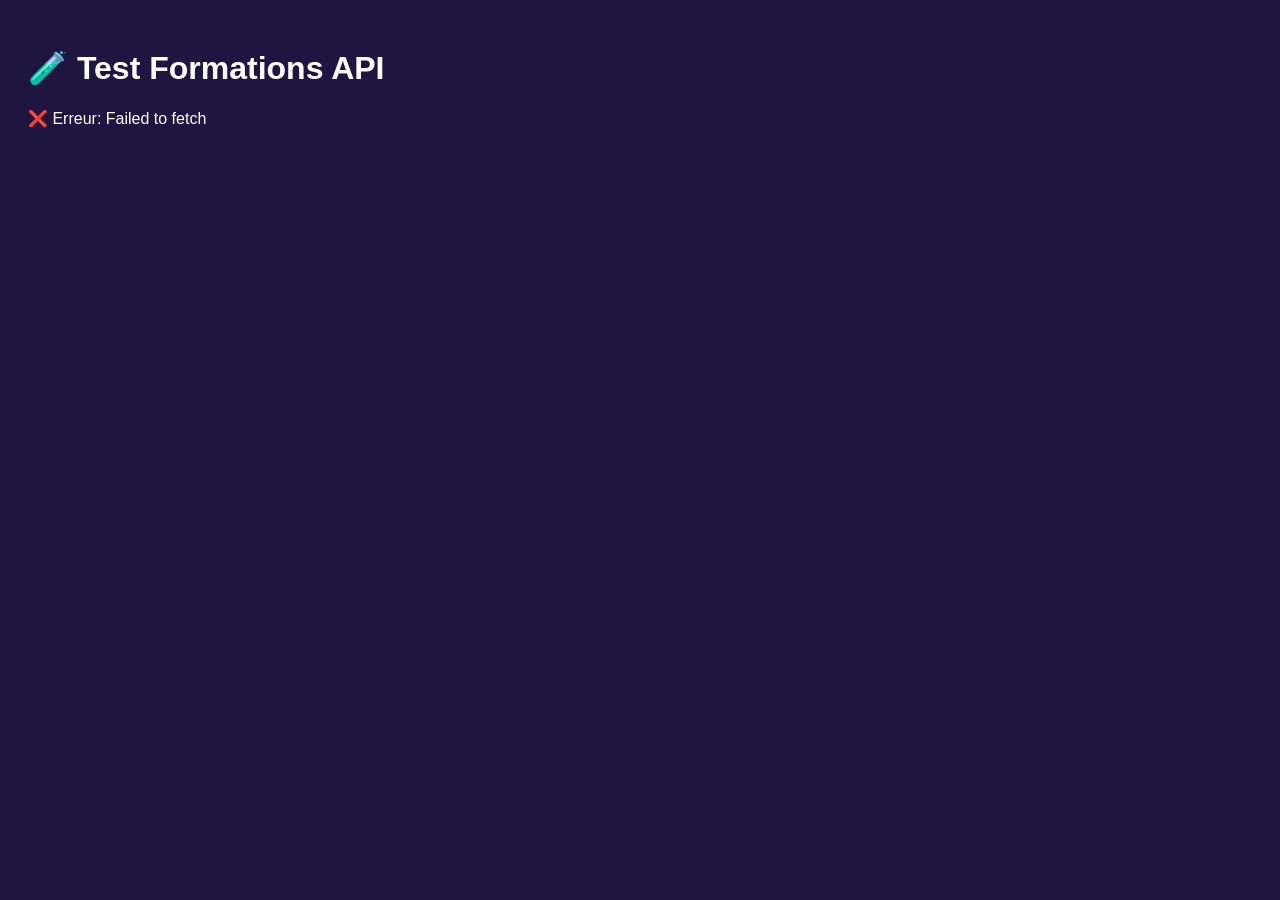
<file: test_formations_frontend.html>
<!DOCTYPE html>
<html>
<head>
    <title>Test Formations API</title>
    <style>
        body { font-family: Arial; padding: 20px; background: #1E1540; color: white; }
        .formation { background: #2B1F5C; padding: 15px; margin: 10px 0; border-radius: 10px; }
        .price { color: #ff66cc; font-weight: bold; }
    </style>
</head>
<body>
    <h1>🧪 Test Formations API</h1>
    <div id="status">Chargement...</div>
    <div id="formations"></div>
    
    <script>
        const BACKEND_URL = 'https://metaconnect-1.preview.emergentagent.com';
        
        fetch(`${BACKEND_URL}/api/formations`)
            .then(response => response.json())
            .then(data => {
                document.getElementById('status').innerHTML = `✅ API fonctionne! ${data.length} formations trouvées`;
                
                const html = data.map(f => `
                    <div class="formation">
                        <h2>${f.title}</h2>
                        <p class="price">Prix: ${f.price} CAD</p>
                        <p>${f.description}</p>
                        <img src="${f.image}" style="max-width: 200px;" />
                    </div>
                `).join('');
                
                document.getElementById('formations').innerHTML = html;
                
                console.log('Formations:', data);
            })
            .catch(error => {
                document.getElementById('status').innerHTML = `❌ Erreur: ${error.message}`;
                console.error('Error:', error);
            });
    </script>
</body>
</html>
</file>
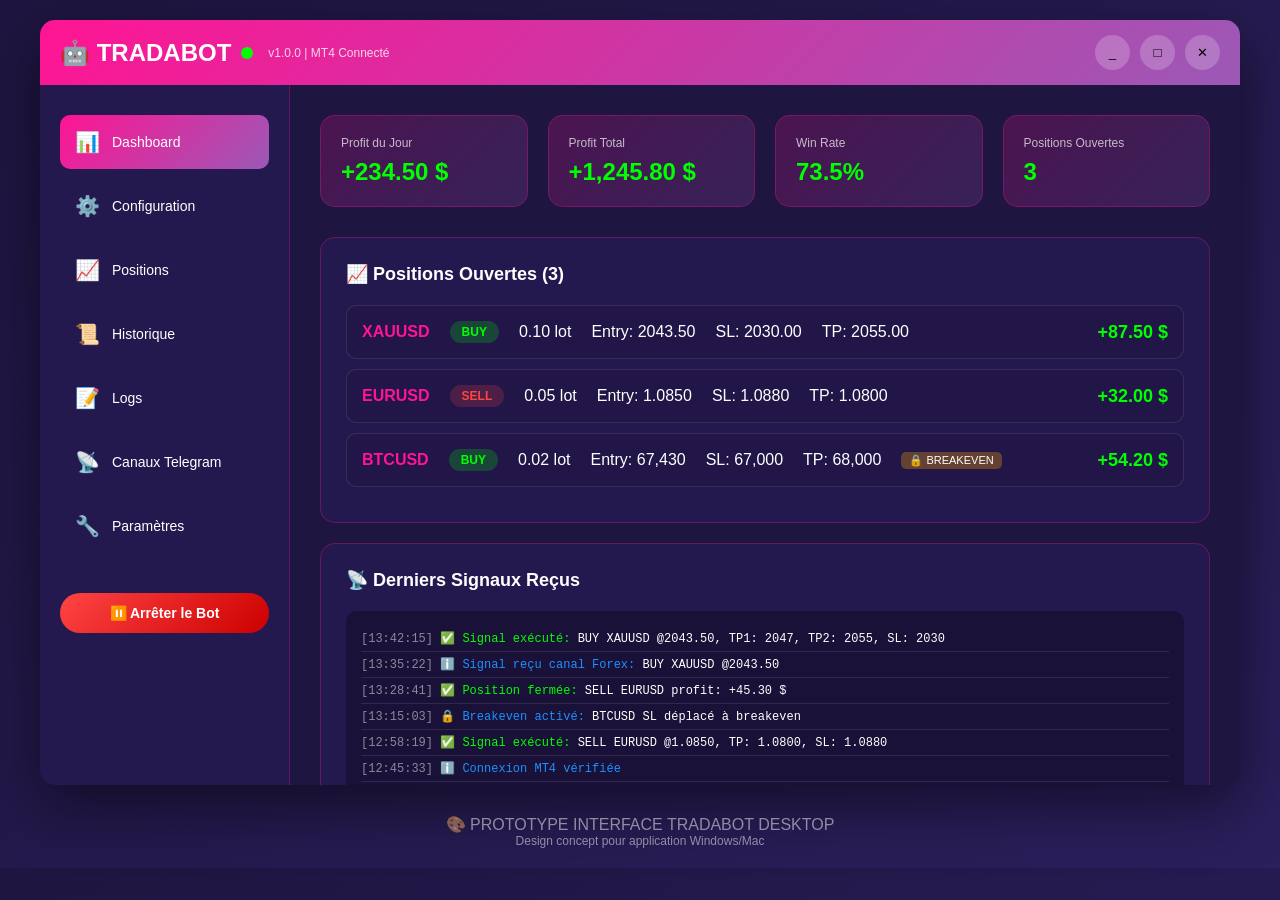
<file: TRADABOT_DESKTOP_PROTOTYPE.html>
<!DOCTYPE html>
<html lang="fr">
<head>
    <meta charset="UTF-8">
    <meta name="viewport" content="width=device-width, initial-scale=1.0">
    <title>TRADABOT Desktop - Prototype Interface</title>
    <style>
        * {
            margin: 0;
            padding: 0;
            box-sizing: border-box;
        }

        body {
            font-family: 'Segoe UI', Tahoma, Geneva, Verdana, sans-serif;
            background: linear-gradient(135deg, #1E1540 0%, #2B1F5C 100%);
            color: white;
            padding: 20px;
        }

        .window {
            max-width: 1200px;
            margin: 0 auto;
            background: #1E1540;
            border-radius: 15px;
            box-shadow: 0 20px 60px rgba(0, 0, 0, 0.5);
            overflow: hidden;
        }

        /* Title Bar */
        .titlebar {
            background: linear-gradient(135deg, #FF1493 0%, #9B59B6 100%);
            padding: 15px 20px;
            display: flex;
            align-items: center;
            justify-content: space-between;
        }

        .titlebar-left {
            display: flex;
            align-items: center;
            gap: 15px;
        }

        .logo {
            font-size: 24px;
            font-weight: bold;
            display: flex;
            align-items: center;
            gap: 10px;
        }

        .status-dot {
            width: 12px;
            height: 12px;
            border-radius: 50%;
            background: #00FF00;
            animation: pulse 2s infinite;
        }

        @keyframes pulse {
            0%, 100% { opacity: 1; }
            50% { opacity: 0.5; }
        }

        .window-controls {
            display: flex;
            gap: 10px;
        }

        .control-btn {
            width: 35px;
            height: 35px;
            border: none;
            border-radius: 50%;
            background: rgba(255, 255, 255, 0.2);
            cursor: pointer;
            transition: all 0.3s;
        }

        .control-btn:hover {
            background: rgba(255, 255, 255, 0.3);
        }

        /* Sidebar */
        .main-content {
            display: flex;
            height: 700px;
        }

        .sidebar {
            width: 250px;
            background: rgba(43, 31, 92, 0.5);
            padding: 20px;
            border-right: 1px solid rgba(255, 20, 147, 0.3);
        }

        .nav-item {
            padding: 15px;
            margin: 10px 0;
            border-radius: 10px;
            cursor: pointer;
            transition: all 0.3s;
            display: flex;
            align-items: center;
            gap: 12px;
            font-size: 14px;
        }

        .nav-item:hover {
            background: rgba(255, 20, 147, 0.2);
        }

        .nav-item.active {
            background: linear-gradient(135deg, #FF1493 0%, #9B59B6 100%);
        }

        .nav-icon {
            font-size: 20px;
        }

        /* Content Area */
        .content {
            flex: 1;
            padding: 30px;
            overflow-y: auto;
        }

        /* Stats Cards */
        .stats-grid {
            display: grid;
            grid-template-columns: repeat(4, 1fr);
            gap: 20px;
            margin-bottom: 30px;
        }

        .stat-card {
            background: linear-gradient(135deg, rgba(255, 20, 147, 0.2) 0%, rgba(155, 89, 182, 0.2) 100%);
            padding: 20px;
            border-radius: 15px;
            border: 1px solid rgba(255, 20, 147, 0.3);
        }

        .stat-label {
            font-size: 12px;
            color: rgba(255, 255, 255, 0.7);
            margin-bottom: 8px;
        }

        .stat-value {
            font-size: 24px;
            font-weight: bold;
            color: #00FF00;
        }

        .stat-value.negative {
            color: #FF4444;
        }

        /* Positions Table */
        .section {
            background: rgba(43, 31, 92, 0.5);
            padding: 25px;
            border-radius: 15px;
            margin-bottom: 20px;
            border: 1px solid rgba(255, 20, 147, 0.3);
        }

        .section-title {
            font-size: 18px;
            font-weight: bold;
            margin-bottom: 20px;
            display: flex;
            align-items: center;
            gap: 10px;
        }

        .position-row {
            background: rgba(30, 21, 64, 0.5);
            padding: 15px;
            border-radius: 10px;
            margin-bottom: 10px;
            display: flex;
            justify-content: space-between;
            align-items: center;
            border: 1px solid rgba(255, 255, 255, 0.1);
        }

        .position-info {
            display: flex;
            gap: 20px;
            align-items: center;
        }

        .position-symbol {
            font-weight: bold;
            font-size: 16px;
            color: #FF1493;
        }

        .position-type {
            padding: 4px 12px;
            border-radius: 20px;
            font-size: 12px;
            font-weight: bold;
        }

        .position-type.buy {
            background: rgba(0, 255, 0, 0.2);
            color: #00FF00;
        }

        .position-type.sell {
            background: rgba(255, 68, 68, 0.2);
            color: #FF4444;
        }

        .position-profit {
            font-size: 18px;
            font-weight: bold;
        }

        .profit-positive {
            color: #00FF00;
        }

        .profit-negative {
            color: #FF4444;
        }

        /* Buttons */
        .btn {
            padding: 12px 24px;
            border: none;
            border-radius: 25px;
            font-weight: bold;
            cursor: pointer;
            transition: all 0.3s;
            font-size: 14px;
        }

        .btn-primary {
            background: linear-gradient(135deg, #FF1493 0%, #9B59B6 100%);
            color: white;
        }

        .btn-primary:hover {
            transform: translateY(-2px);
            box-shadow: 0 5px 15px rgba(255, 20, 147, 0.4);
        }

        .btn-danger {
            background: linear-gradient(135deg, #FF4444 0%, #CC0000 100%);
            color: white;
        }

        .btn-success {
            background: linear-gradient(135deg, #00FF00 0%, #00CC00 100%);
            color: white;
        }

        /* Logs */
        .logs-container {
            background: rgba(0, 0, 0, 0.3);
            padding: 15px;
            border-radius: 10px;
            max-height: 200px;
            overflow-y: auto;
            font-family: 'Courier New', monospace;
            font-size: 12px;
        }

        .log-entry {
            padding: 5px 0;
            border-bottom: 1px solid rgba(255, 255, 255, 0.1);
        }

        .log-time {
            color: rgba(255, 255, 255, 0.5);
        }

        .log-success {
            color: #00FF00;
        }

        .log-error {
            color: #FF4444;
        }

        .log-info {
            color: #1E90FF;
        }
    </style>
</head>
<body>
    <div class="window">
        <!-- Title Bar -->
        <div class="titlebar">
            <div class="titlebar-left">
                <div class="logo">
                    🤖 TRADABOT
                    <div class="status-dot"></div>
                </div>
                <div style="font-size: 12px; opacity: 0.8;">v1.0.0 | MT4 Connecté</div>
            </div>
            <div class="window-controls">
                <button class="control-btn">_</button>
                <button class="control-btn">□</button>
                <button class="control-btn">✕</button>
            </div>
        </div>

        <!-- Main Content -->
        <div class="main-content">
            <!-- Sidebar -->
            <div class="sidebar">
                <div class="nav-item active">
                    <span class="nav-icon">📊</span>
                    Dashboard
                </div>
                <div class="nav-item">
                    <span class="nav-icon">⚙️</span>
                    Configuration
                </div>
                <div class="nav-item">
                    <span class="nav-icon">📈</span>
                    Positions
                </div>
                <div class="nav-item">
                    <span class="nav-icon">📜</span>
                    Historique
                </div>
                <div class="nav-item">
                    <span class="nav-icon">📝</span>
                    Logs
                </div>
                <div class="nav-item">
                    <span class="nav-icon">📡</span>
                    Canaux Telegram
                </div>
                <div class="nav-item">
                    <span class="nav-icon">🔧</span>
                    Paramètres
                </div>
                
                <div style="margin-top: auto; padding-top: 30px;">
                    <button class="btn btn-danger" style="width: 100%;">⏸️ Arrêter le Bot</button>
                </div>
            </div>

            <!-- Content -->
            <div class="content">
                <!-- Stats -->
                <div class="stats-grid">
                    <div class="stat-card">
                        <div class="stat-label">Profit du Jour</div>
                        <div class="stat-value">+234.50 $</div>
                    </div>
                    <div class="stat-card">
                        <div class="stat-label">Profit Total</div>
                        <div class="stat-value">+1,245.80 $</div>
                    </div>
                    <div class="stat-card">
                        <div class="stat-label">Win Rate</div>
                        <div class="stat-value">73.5%</div>
                    </div>
                    <div class="stat-card">
                        <div class="stat-label">Positions Ouvertes</div>
                        <div class="stat-value">3</div>
                    </div>
                </div>

                <!-- Positions Ouvertes -->
                <div class="section">
                    <div class="section-title">
                        📈 Positions Ouvertes (3)
                    </div>
                    
                    <div class="position-row">
                        <div class="position-info">
                            <span class="position-symbol">XAUUSD</span>
                            <span class="position-type buy">BUY</span>
                            <span>0.10 lot</span>
                            <span>Entry: 2043.50</span>
                            <span>SL: 2030.00</span>
                            <span>TP: 2055.00</span>
                        </div>
                        <div class="position-profit profit-positive">+87.50 $</div>
                    </div>

                    <div class="position-row">
                        <div class="position-info">
                            <span class="position-symbol">EURUSD</span>
                            <span class="position-type sell">SELL</span>
                            <span>0.05 lot</span>
                            <span>Entry: 1.0850</span>
                            <span>SL: 1.0880</span>
                            <span>TP: 1.0800</span>
                        </div>
                        <div class="position-profit profit-positive">+32.00 $</div>
                    </div>

                    <div class="position-row">
                        <div class="position-info">
                            <span class="position-symbol">BTCUSD</span>
                            <span class="position-type buy">BUY</span>
                            <span>0.02 lot</span>
                            <span>Entry: 67,430</span>
                            <span>SL: 67,000</span>
                            <span>TP: 68,000</span>
                            <span style="background: rgba(255, 165, 0, 0.3); padding: 2px 8px; border-radius: 5px; font-size: 11px;">🔒 BREAKEVEN</span>
                        </div>
                        <div class="position-profit profit-positive">+54.20 $</div>
                    </div>
                </div>

                <!-- Derniers Signaux -->
                <div class="section">
                    <div class="section-title">
                        📡 Derniers Signaux Reçus
                    </div>
                    
                    <div class="logs-container">
                        <div class="log-entry">
                            <span class="log-time">[13:42:15]</span>
                            <span class="log-success">✅ Signal exécuté:</span>
                            <span>BUY XAUUSD @2043.50, TP1: 2047, TP2: 2055, SL: 2030</span>
                        </div>
                        <div class="log-entry">
                            <span class="log-time">[13:35:22]</span>
                            <span class="log-info">ℹ️ Signal reçu canal Forex:</span>
                            <span>BUY XAUUSD @2043.50</span>
                        </div>
                        <div class="log-entry">
                            <span class="log-time">[13:28:41]</span>
                            <span class="log-success">✅ Position fermée:</span>
                            <span>SELL EURUSD profit: +45.30 $</span>
                        </div>
                        <div class="log-entry">
                            <span class="log-time">[13:15:03]</span>
                            <span class="log-info">🔒 Breakeven activé:</span>
                            <span>BTCUSD SL déplacé à breakeven</span>
                        </div>
                        <div class="log-entry">
                            <span class="log-time">[12:58:19]</span>
                            <span class="log-success">✅ Signal exécuté:</span>
                            <span>SELL EURUSD @1.0850, TP: 1.0800, SL: 1.0880</span>
                        </div>
                        <div class="log-entry">
                            <span class="log-time">[12:45:33]</span>
                            <span class="log-info">ℹ️ Connexion MT4 vérifiée</span>
                        </div>
                        <div class="log-entry">
                            <span class="log-time">[12:30:00]</span>
                            <span class="log-success">✅ Bot démarré - 6 canaux Telegram actifs</span>
                        </div>
                    </div>
                </div>

                <!-- Canaux Actifs -->
                <div class="section">
                    <div class="section-title">
                        📡 Canaux Telegram Surveillés
                    </div>
                    
                    <div style="display: grid; grid-template-columns: repeat(3, 1fr); gap: 15px;">
                        <div style="background: rgba(0, 255, 0, 0.1); padding: 15px; border-radius: 10px; border: 1px solid rgba(0, 255, 0, 0.3);">
                            <div style="font-weight: bold; margin-bottom: 5px;">🔗 Forex</div>
                            <div style="font-size: 12px; color: #00FF00;">✅ Actif | 12 signaux aujourd'hui</div>
                        </div>
                        <div style="background: rgba(0, 255, 0, 0.1); padding: 15px; border-radius: 10px; border: 1px solid rgba(0, 255, 0, 0.3);">
                            <div style="font-weight: bold; margin-bottom: 5px;">🔗 Crypto</div>
                            <div style="font-size: 12px; color: #00FF00;">✅ Actif | 8 signaux aujourd'hui</div>
                        </div>
                        <div style="background: rgba(0, 255, 0, 0.1); padding: 15px; border-radius: 10px; border: 1px solid rgba(0, 255, 0, 0.3);">
                            <div style="font-weight: bold; margin-bottom: 5px;">🔗 Gold</div>
                            <div style="font-size: 12px; color: #00FF00;">✅ Actif | 5 signaux aujourd'hui</div>
                        </div>
                        <div style="background: rgba(0, 255, 0, 0.1); padding: 15px; border-radius: 10px; border: 1px solid rgba(0, 255, 0, 0.3);">
                            <div style="font-weight: bold; margin-bottom: 5px;">🔗 Indices</div>
                            <div style="font-size: 12px; color: #00FF00;">✅ Actif | 7 signaux aujourd'hui</div>
                        </div>
                        <div style="background: rgba(0, 255, 0, 0.1); padding: 15px; border-radius: 10px; border: 1px solid rgba(0, 255, 0, 0.3);">
                            <div style="font-weight: bold; margin-bottom: 5px;">🔗 Actions</div>
                            <div style="font-size: 12px; color: #00FF00;">✅ Actif | 4 signaux aujourd'hui</div>
                        </div>
                        <div style="background: rgba(0, 255, 0, 0.1); padding: 15px; border-radius: 10px; border: 1px solid rgba(0, 255, 0, 0.3);">
                            <div style="font-weight: bold; margin-bottom: 5px;">🔗 Commodités</div>
                            <div style="font-size: 12px; color: #00FF00;">✅ Actif | 3 signaux aujourd'hui</div>
                        </div>
                    </div>
                </div>
            </div>
        </div>
    </div>

    <div style="text-align: center; margin-top: 30px; color: rgba(255, 255, 255, 0.5);">
        <p>🎨 PROTOTYPE INTERFACE TRADABOT DESKTOP</p>
        <p style="font-size: 12px;">Design concept pour application Windows/Mac</p>
    </div>
</body>
</html>
</file>
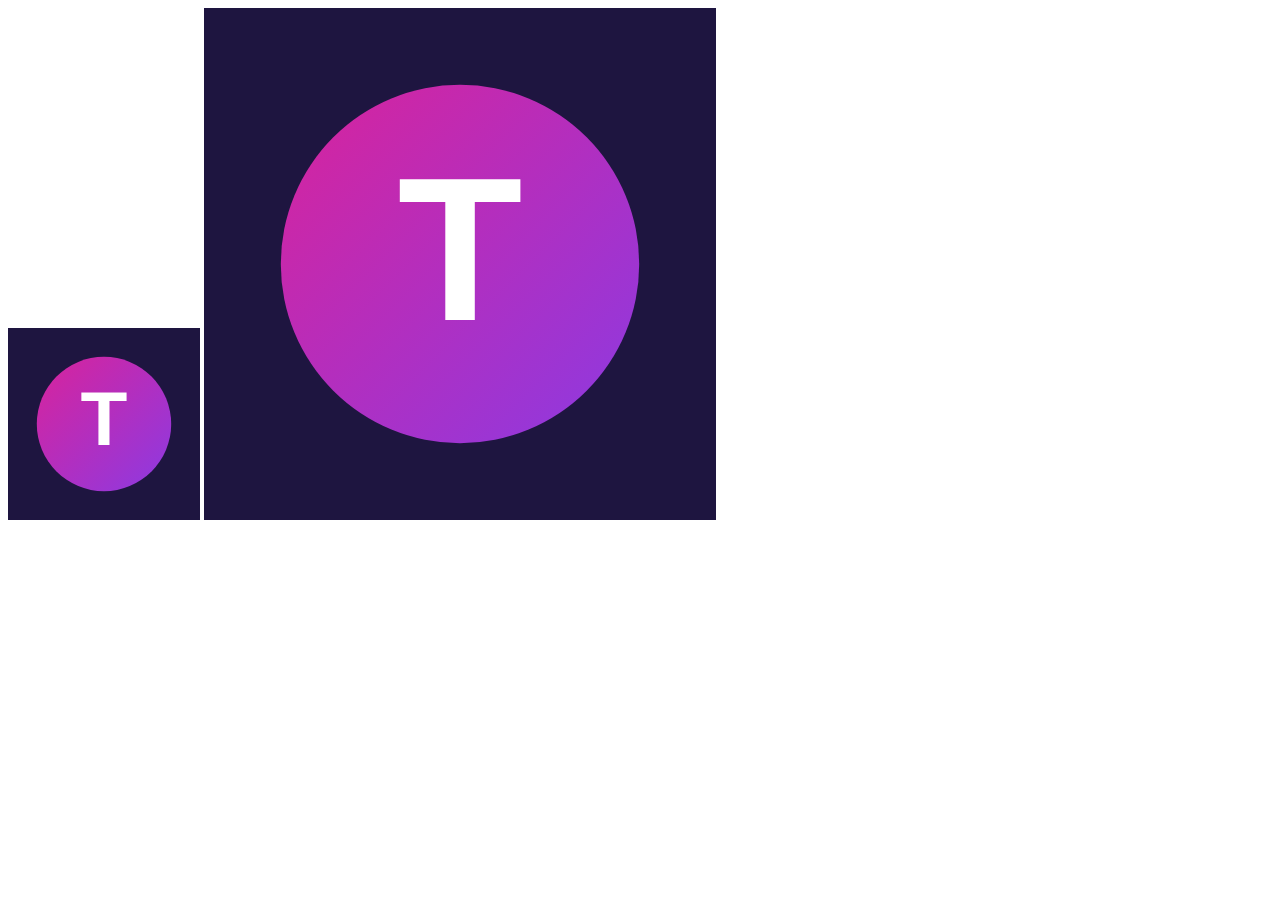
<file: frontend/public/create_icons.html>
<!DOCTYPE html>
<html>
<head><title>Create Icons</title></head>
<body>
<canvas id="canvas192" width="192" height="192"></canvas>
<canvas id="canvas512" width="512" height="512"></canvas>
<script>
function createIcon(canvasId, size) {
  const canvas = document.getElementById(canvasId);
  const ctx = canvas.getContext('2d');
  
  // Background
  ctx.fillStyle = '#1E1540';
  ctx.fillRect(0, 0, size, size);
  
  // Gradient circle
  const gradient = ctx.createLinearGradient(0, 0, size, size);
  gradient.addColorStop(0, '#E91E8C');
  gradient.addColorStop(1, '#7B3FF2');
  
  ctx.fillStyle = gradient;
  ctx.beginPath();
  ctx.arc(size/2, size/2, size*0.35, 0, Math.PI * 2);
  ctx.fill();
  
  // Letter T
  ctx.fillStyle = 'white';
  ctx.font = `bold ${size*0.4}px Arial`;
  ctx.textAlign = 'center';
  ctx.textBaseline = 'middle';
  ctx.fillText('T', size/2, size/2);
  
  return canvas.toDataURL('image/png');
}

const data192 = createIcon('canvas192', 192);
const data512 = createIcon('canvas512', 512);

console.log('Icons created');
console.log('192:', data192.substring(0, 50));
console.log('512:', data512.substring(0, 50));
</script>
</body>
</html>
</file>
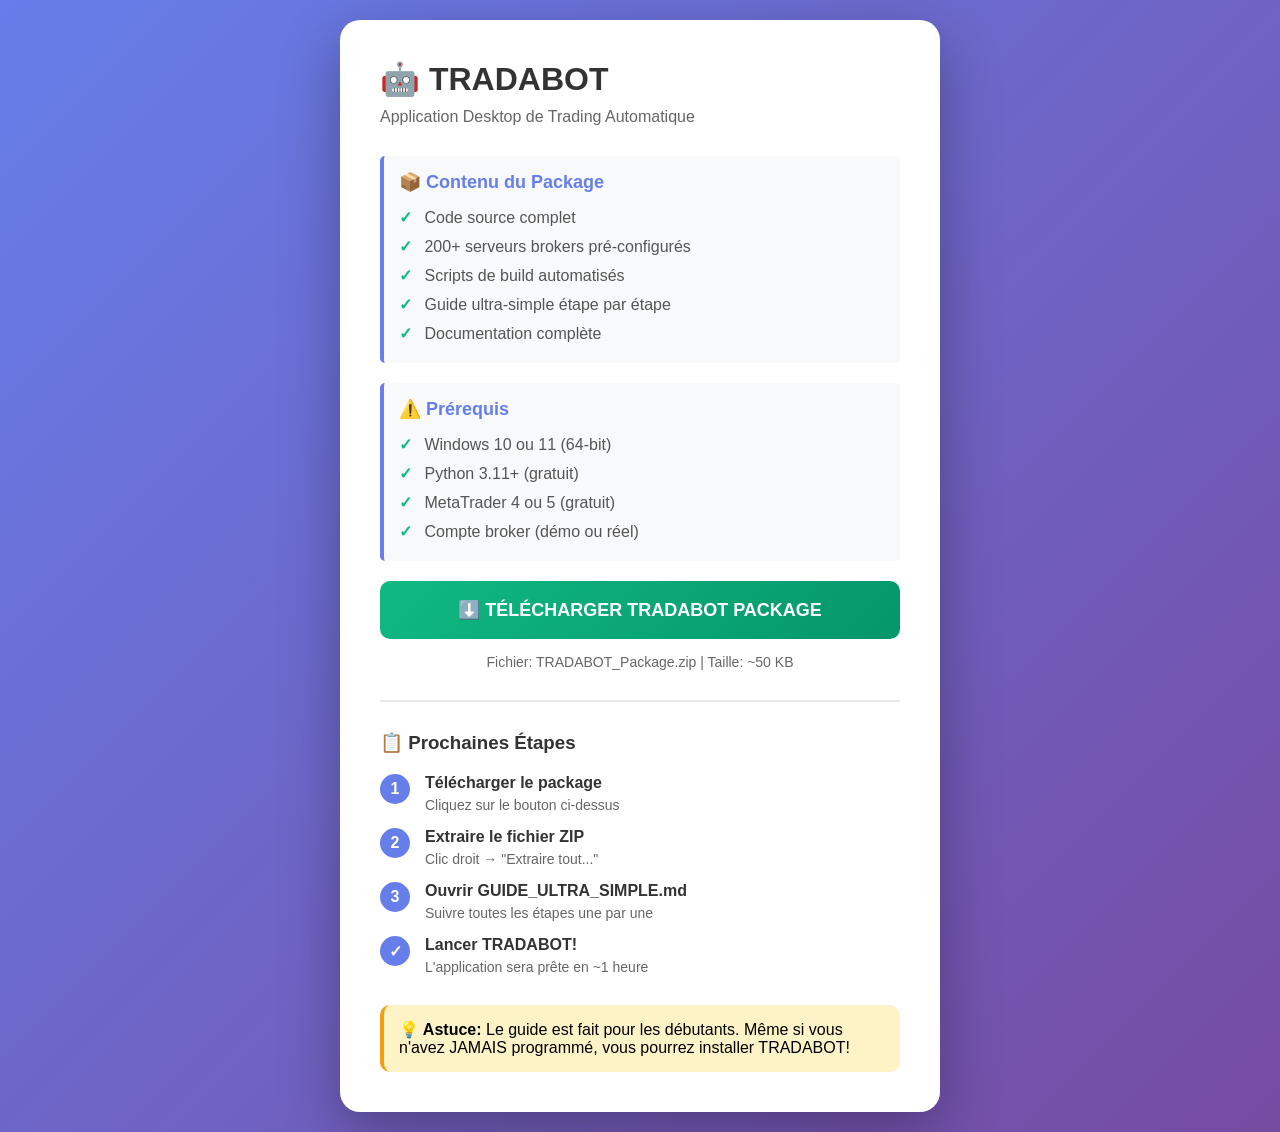
<file: frontend/public/download-tradabot.html>
<!DOCTYPE html>
<html lang="fr">
<head>
    <meta charset="UTF-8">
    <meta name="viewport" content="width=device-width, initial-scale=1.0">
    <title>Télécharger TRADABOT</title>
    <style>
        * {
            margin: 0;
            padding: 0;
            box-sizing: border-box;
        }
        
        body {
            font-family: -apple-system, BlinkMacSystemFont, 'Segoe UI', Roboto, Oxygen, Ubuntu, sans-serif;
            background: linear-gradient(135deg, #667eea 0%, #764ba2 100%);
            min-height: 100vh;
            display: flex;
            align-items: center;
            justify-content: center;
            padding: 20px;
        }
        
        .container {
            background: white;
            border-radius: 20px;
            padding: 40px;
            max-width: 600px;
            width: 100%;
            box-shadow: 0 20px 60px rgba(0,0,0,0.3);
        }
        
        h1 {
            color: #333;
            margin-bottom: 10px;
            font-size: 32px;
        }
        
        .subtitle {
            color: #666;
            margin-bottom: 30px;
            font-size: 16px;
        }
        
        .info-box {
            background: #f8f9fa;
            border-left: 4px solid #667eea;
            padding: 15px;
            margin-bottom: 20px;
            border-radius: 5px;
        }
        
        .info-box h3 {
            color: #667eea;
            margin-bottom: 10px;
            font-size: 18px;
        }
        
        .info-box ul {
            list-style: none;
            padding-left: 0;
        }
        
        .info-box li {
            padding: 5px 0;
            color: #555;
        }
        
        .info-box li:before {
            content: "✓ ";
            color: #10b981;
            font-weight: bold;
            margin-right: 8px;
        }
        
        .download-btn {
            display: block;
            width: 100%;
            background: linear-gradient(135deg, #10b981 0%, #059669 100%);
            color: white;
            border: none;
            padding: 18px;
            border-radius: 10px;
            font-size: 18px;
            font-weight: bold;
            cursor: pointer;
            transition: transform 0.2s;
            text-decoration: none;
            text-align: center;
        }
        
        .download-btn:hover {
            transform: translateY(-2px);
            box-shadow: 0 10px 20px rgba(16, 185, 129, 0.3);
        }
        
        .file-info {
            text-align: center;
            margin-top: 15px;
            color: #666;
            font-size: 14px;
        }
        
        .steps {
            margin-top: 30px;
            padding-top: 30px;
            border-top: 2px solid #e5e7eb;
        }
        
        .step {
            display: flex;
            align-items: flex-start;
            margin-bottom: 15px;
        }
        
        .step-number {
            background: #667eea;
            color: white;
            width: 30px;
            height: 30px;
            border-radius: 50%;
            display: flex;
            align-items: center;
            justify-content: center;
            font-weight: bold;
            flex-shrink: 0;
            margin-right: 15px;
        }
        
        .step-content {
            flex: 1;
        }
        
        .step-title {
            font-weight: bold;
            color: #333;
            margin-bottom: 5px;
        }
        
        .step-desc {
            color: #666;
            font-size: 14px;
        }
    </style>
</head>
<body>
    <div class="container">
        <h1>🤖 TRADABOT</h1>
        <p class="subtitle">Application Desktop de Trading Automatique</p>
        
        <div class="info-box">
            <h3>📦 Contenu du Package</h3>
            <ul>
                <li>Code source complet</li>
                <li>200+ serveurs brokers pré-configurés</li>
                <li>Scripts de build automatisés</li>
                <li>Guide ultra-simple étape par étape</li>
                <li>Documentation complète</li>
            </ul>
        </div>
        
        <div class="info-box">
            <h3>⚠️ Prérequis</h3>
            <ul>
                <li>Windows 10 ou 11 (64-bit)</li>
                <li>Python 3.11+ (gratuit)</li>
                <li>MetaTrader 4 ou 5 (gratuit)</li>
                <li>Compte broker (démo ou réel)</li>
            </ul>
        </div>
        
        <a href="/TRADABOT_Package.zip" class="download-btn" download>
            ⬇️ TÉLÉCHARGER TRADABOT PACKAGE
        </a>
        
        <p class="file-info">
            Fichier: TRADABOT_Package.zip | Taille: ~50 KB
        </p>
        
        <div class="steps">
            <h3 style="margin-bottom: 20px; color: #333;">📋 Prochaines Étapes</h3>
            
            <div class="step">
                <div class="step-number">1</div>
                <div class="step-content">
                    <div class="step-title">Télécharger le package</div>
                    <div class="step-desc">Cliquez sur le bouton ci-dessus</div>
                </div>
            </div>
            
            <div class="step">
                <div class="step-number">2</div>
                <div class="step-content">
                    <div class="step-title">Extraire le fichier ZIP</div>
                    <div class="step-desc">Clic droit → "Extraire tout..."</div>
                </div>
            </div>
            
            <div class="step">
                <div class="step-number">3</div>
                <div class="step-content">
                    <div class="step-title">Ouvrir GUIDE_ULTRA_SIMPLE.md</div>
                    <div class="step-desc">Suivre toutes les étapes une par une</div>
                </div>
            </div>
            
            <div class="step">
                <div class="step-number">✓</div>
                <div class="step-content">
                    <div class="step-title">Lancer TRADABOT!</div>
                    <div class="step-desc">L'application sera prête en ~1 heure</div>
                </div>
            </div>
        </div>
        
        <div style="margin-top: 30px; padding: 15px; background: #fef3c7; border-radius: 10px; border-left: 4px solid #f59e0b;">
            <strong>💡 Astuce:</strong> Le guide est fait pour les débutants. Même si vous n'avez JAMAIS programmé, vous pourrez installer TRADABOT!
        </div>
    </div>
</body>
</html>
</file>
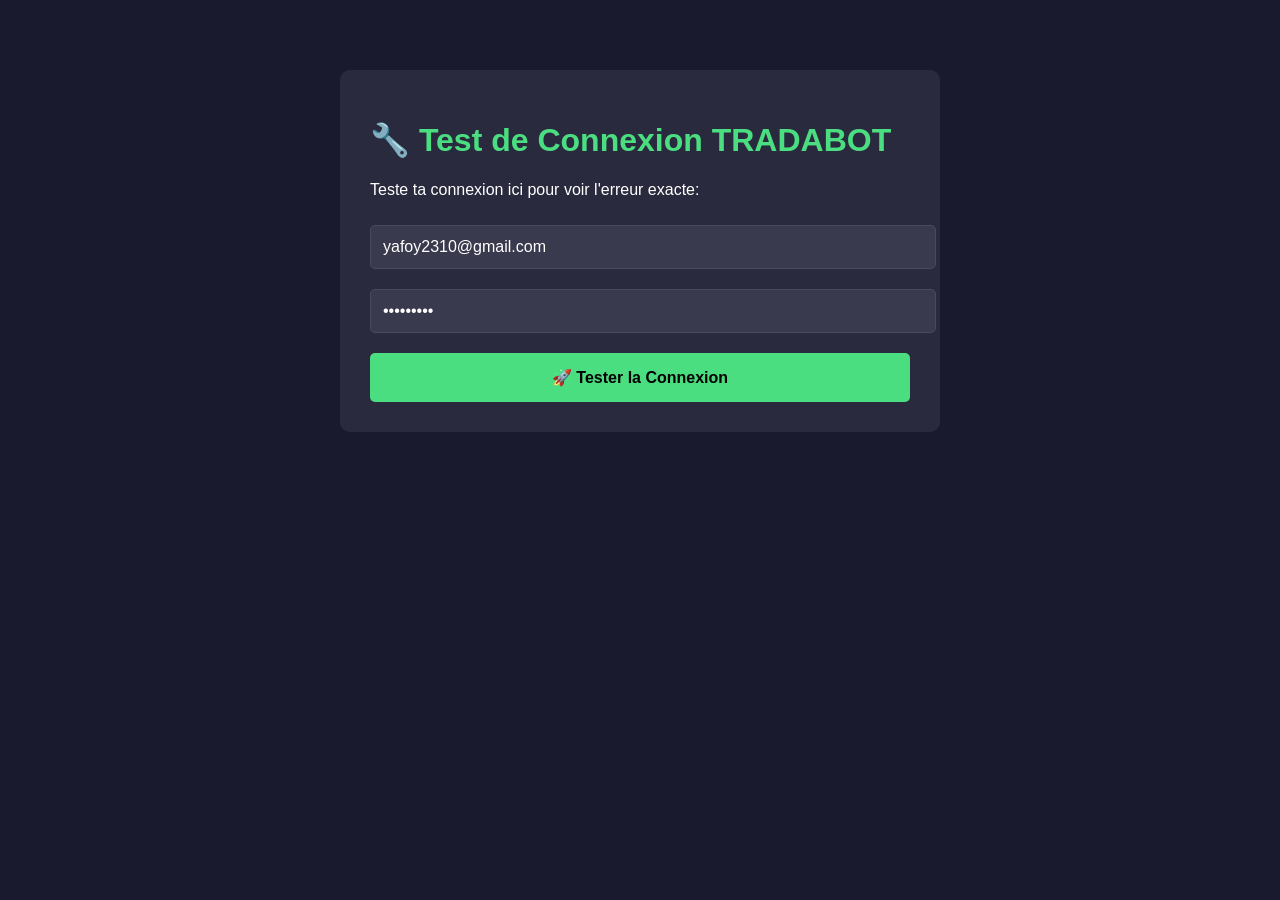
<file: frontend/public/test-login.html>
<!DOCTYPE html>
<html lang="fr">
<head>
    <meta charset="UTF-8">
    <meta name="viewport" content="width=device-width, initial-scale=1.0">
    <title>Test Connexion TRADABOT</title>
    <style>
        body {
            font-family: Arial, sans-serif;
            max-width: 600px;
            margin: 50px auto;
            padding: 20px;
            background: #1a1a2e;
            color: white;
        }
        .container {
            background: #2a2a3e;
            padding: 30px;
            border-radius: 10px;
        }
        h1 {
            color: #4ade80;
        }
        input {
            width: 100%;
            padding: 12px;
            margin: 10px 0;
            background: #3a3a4e;
            border: 1px solid #4a4a5e;
            border-radius: 5px;
            color: white;
            font-size: 16px;
        }
        button {
            width: 100%;
            padding: 15px;
            background: #4ade80;
            border: none;
            border-radius: 5px;
            color: black;
            font-weight: bold;
            font-size: 16px;
            cursor: pointer;
            margin-top: 10px;
        }
        button:hover {
            background: #3ac970;
        }
        .result {
            margin-top: 20px;
            padding: 15px;
            border-radius: 5px;
            word-wrap: break-word;
        }
        .success {
            background: #10b981;
            color: white;
        }
        .error {
            background: #ef4444;
            color: white;
        }
        .info {
            background: #3b82f6;
            color: white;
        }
        pre {
            white-space: pre-wrap;
            word-wrap: break-word;
        }
    </style>
</head>
<body>
    <div class="container">
        <h1>🔧 Test de Connexion TRADABOT</h1>
        <p>Teste ta connexion ici pour voir l'erreur exacte:</p>
        
        <input type="email" id="email" placeholder="Email" value="yafoy2310@gmail.com">
        <input type="password" id="password" placeholder="Mot de passe" value="Moka2024!">
        
        <button onclick="testLogin()">🚀 Tester la Connexion</button>
        
        <div id="result"></div>
    </div>

    <script>
        async function testLogin() {
            const email = document.getElementById('email').value;
            const password = document.getElementById('password').value;
            const resultDiv = document.getElementById('result');
            
            resultDiv.innerHTML = '<div class="result info">⏳ Test en cours...</div>';
            
            try {
                console.log('Tentative de connexion:', { email, password: password.substring(0, 3) + '***' });
                
                const response = await fetch('/api/auth/login', {
                    method: 'POST',
                    headers: {
                        'Content-Type': 'application/json'
                    },
                    body: JSON.stringify({ email, password })
                });
                
                console.log('Status:', response.status);
                
                const data = await response.json();
                console.log('Response:', data);
                
                if (response.ok) {
                    resultDiv.innerHTML = `
                        <div class="result success">
                            <h3>✅ CONNEXION RÉUSSIE!</h3>
                            <p><strong>Email:</strong> ${data.user.email}</p>
                            <p><strong>Rôle:</strong> ${data.user.role}</p>
                            <p><strong>Token:</strong> ${data.token.substring(0, 30)}...</p>
                            <p style="margin-top:15px;">
                                <a href="/dashboard" style="color: #4ade80;">→ Aller au Dashboard</a>
                            </p>
                        </div>
                    `;
                } else {
                    resultDiv.innerHTML = `
                        <div class="result error">
                            <h3>❌ ERREUR DE CONNEXION</h3>
                            <p><strong>Status:</strong> ${response.status}</p>
                            <p><strong>Message:</strong> ${data.detail || JSON.stringify(data)}</p>
                            <hr style="margin: 15px 0; border-color: rgba(255,255,255,0.2);">
                            <p><strong>Vérifications:</strong></p>
                            <ul style="text-align: left;">
                                <li>Email correct: ${email}</li>
                                <li>Mot de passe longueur: ${password.length} caractères</li>
                                <li>Commence par: ${password[0]}</li>
                                <li>Termine par: ${password[password.length - 1]}</li>
                            </ul>
                        </div>
                    `;
                }
            } catch (error) {
                console.error('Erreur:', error);
                resultDiv.innerHTML = `
                    <div class="result error">
                        <h3>❌ ERREUR RÉSEAU</h3>
                        <p><strong>Message:</strong> ${error.message}</p>
                        <p>Le serveur est peut-être inaccessible.</p>
                        <pre>${error.stack}</pre>
                    </div>
                `;
            }
        }
    </script>
</body>
</html>
</file>
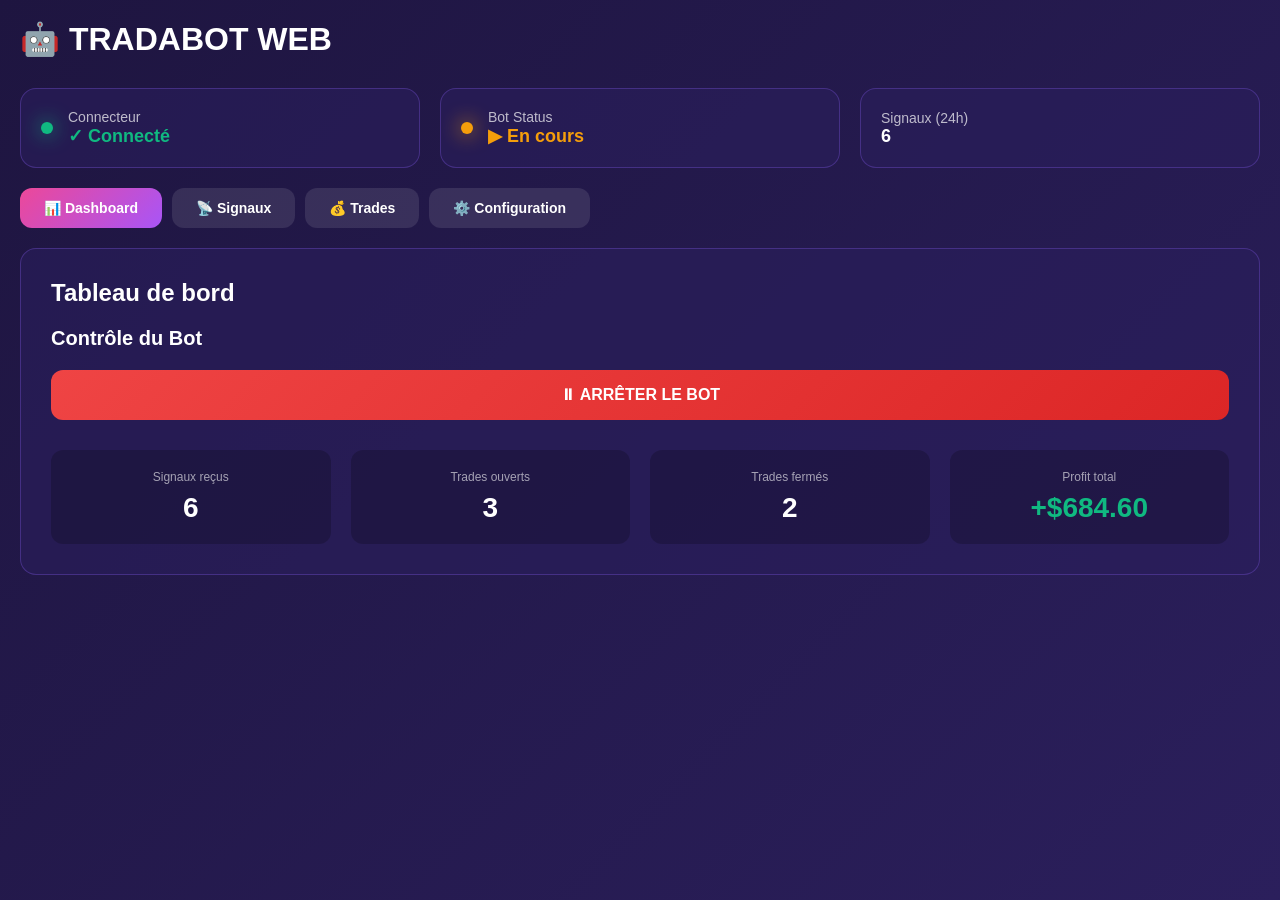
<file: frontend/public/tradabot-demo-active.html>
<!DOCTYPE html>
<html lang="fr">
<head>
    <meta charset="UTF-8">
    <meta name="viewport" content="width=device-width, initial-scale=1.0">
    <title>TRADABOT WEB - Démo avec Bot Actif</title>
    <style>
        * {
            margin: 0;
            padding: 0;
            box-sizing: border-box;
        }
        
        body {
            font-family: -apple-system, BlinkMacSystemFont, 'Segoe UI', Roboto, sans-serif;
            background: linear-gradient(135deg, #1E1540 0%, #2B1F5C 100%);
            color: white;
            padding: 20px;
            min-height: 100vh;
        }
        
        .container {
            max-width: 1400px;
            margin: 0 auto;
        }
        
        .header {
            display: grid;
            grid-template-columns: repeat(3, 1fr);
            gap: 20px;
            margin-bottom: 20px;
        }
        
        .status-card {
            background: rgba(43, 31, 92, 0.6);
            border: 1px solid rgba(139, 92, 246, 0.3);
            border-radius: 16px;
            padding: 20px;
            display: flex;
            align-items: center;
            gap: 15px;
        }
        
        .status-indicator {
            width: 12px;
            height: 12px;
            border-radius: 50%;
            animation: pulse 2s infinite;
        }
        
        .status-indicator.connected {
            background: #10b981;
            box-shadow: 0 0 20px #10b981;
        }
        
        .status-indicator.running {
            background: #f59e0b;
            box-shadow: 0 0 20px #f59e0b;
        }
        
        @keyframes pulse {
            0%, 100% { opacity: 1; }
            50% { opacity: 0.5; }
        }
        
        .status-text {
            font-size: 14px;
            color: rgba(255,255,255,0.7);
        }
        
        .status-value {
            font-size: 18px;
            font-weight: 700;
            color: white;
        }
        
        .status-value.connected {
            color: #10b981;
        }
        
        .status-value.running {
            color: #f59e0b;
        }
        
        .alert {
            background: linear-gradient(135deg, rgba(245, 158, 11, 0.1) 0%, rgba(249, 115, 22, 0.1) 100%);
            border: 1px solid rgba(245, 158, 11, 0.3);
            border-radius: 16px;
            padding: 20px;
            margin-bottom: 20px;
            display: none;
        }
        
        .tabs {
            display: flex;
            gap: 10px;
            margin-bottom: 20px;
        }
        
        .tab {
            background: rgba(255,255,255,0.1);
            border: none;
            color: white;
            padding: 12px 24px;
            border-radius: 12px;
            cursor: pointer;
            font-size: 14px;
            font-weight: 600;
            transition: all 0.3s;
        }
        
        .tab.active {
            background: linear-gradient(135deg, #ec4899 0%, #a855f7 100%);
        }
        
        .content {
            background: rgba(43, 31, 92, 0.6);
            border: 1px solid rgba(139, 92, 246, 0.3);
            border-radius: 16px;
            padding: 30px;
        }
        
        .controls {
            margin-bottom: 30px;
        }
        
        .controls h3 {
            margin-bottom: 20px;
            font-size: 20px;
        }
        
        .start-button {
            background: linear-gradient(135deg, #10b981 0%, #059669 100%);
            border: none;
            color: white;
            padding: 16px 40px;
            border-radius: 12px;
            font-size: 16px;
            font-weight: 700;
            cursor: pointer;
            width: 100%;
            display: flex;
            align-items: center;
            justify-content: center;
            gap: 10px;
            transition: all 0.3s;
        }
        
        .start-button:hover {
            transform: translateY(-2px);
            box-shadow: 0 10px 30px rgba(16, 185, 129, 0.3);
        }
        
        .stats-grid {
            display: grid;
            grid-template-columns: repeat(4, 1fr);
            gap: 20px;
            margin-top: 20px;
        }
        
        .stat-card {
            background: rgba(0,0,0,0.2);
            border-radius: 12px;
            padding: 20px;
            text-align: center;
        }
        
        .stat-label {
            font-size: 12px;
            color: rgba(255,255,255,0.6);
            margin-bottom: 8px;
        }
        
        .stat-value {
            font-size: 28px;
            font-weight: 700;
        }
        
        .stat-value.green {
            color: #10b981;
        }
        
        .signals-list, .trades-list {
            margin-top: 20px;
        }
        
        .signal-item, .trade-item {
            background: rgba(0,0,0,0.2);
            border-left: 4px solid;
            border-radius: 8px;
            padding: 16px;
            margin-bottom: 12px;
            display: grid;
            grid-template-columns: 80px 1fr 120px 120px 120px 120px;
            gap: 15px;
            align-items: center;
        }
        
        .signal-item.buy {
            border-left-color: #10b981;
        }
        
        .signal-item.sell {
            border-left-color: #ef4444;
        }
        
        .trade-item.buy {
            border-left-color: #10b981;
        }
        
        .trade-item.sell {
            border-left-color: #ef4444;
        }
        
        .badge {
            display: inline-block;
            padding: 6px 12px;
            border-radius: 6px;
            font-size: 12px;
            font-weight: 700;
        }
        
        .badge.buy {
            background: rgba(16, 185, 129, 0.2);
            color: #10b981;
        }
        
        .badge.sell {
            background: rgba(239, 68, 68, 0.2);
            color: #ef4444;
        }
        
        .badge.open {
            background: rgba(245, 158, 11, 0.2);
            color: #f59e0b;
        }
        
        .badge.closed {
            background: rgba(107, 114, 128, 0.2);
            color: #9ca3af;
        }
        
        .profit-positive {
            color: #10b981;
        }
        
        .profit-negative {
            color: #ef4444;
        }
        
        h2 {
            margin-bottom: 20px;
            font-size: 24px;
        }
        
        .tab-content {
            display: none;
        }
        
        .tab-content.active {
            display: block;
        }
    </style>
</head>
<body>
    <div class="container">
        <h1 style="margin-bottom: 30px; font-size: 32px;">🤖 TRADABOT WEB</h1>
        
        <!-- Status Cards -->
        <div class="header">
            <div class="status-card">
                <div class="status-indicator connected"></div>
                <div>
                    <div class="status-text">Connecteur</div>
                    <div class="status-value connected">✓ Connecté</div>
                </div>
            </div>
            
            <div class="status-card">
                <div class="status-indicator running"></div>
                <div>
                    <div class="status-text">Bot Status</div>
                    <div class="status-value running">▶ En cours</div>
                </div>
            </div>
            
            <div class="status-card">
                <div>
                    <div class="status-text">Signaux (24h)</div>
                    <div class="status-value">6</div>
                </div>
            </div>
        </div>
        
        <!-- Tabs -->
        <div class="tabs">
            <button class="tab active" onclick="showTab('dashboard')">📊 Dashboard</button>
            <button class="tab" onclick="showTab('signaux')">📡 Signaux</button>
            <button class="tab" onclick="showTab('trades')">💰 Trades</button>
            <button class="tab" onclick="showTab('config')">⚙️ Configuration</button>
        </div>
        
        <!-- Tab Content -->
        <div class="content">
            <!-- Dashboard Tab -->
            <div id="dashboard" class="tab-content active">
                <h2>Tableau de bord</h2>
                
                <div class="controls">
                    <h3>Contrôle du Bot</h3>
                    <button class="start-button" style="background: linear-gradient(135deg, #ef4444 0%, #dc2626 100%);">
                        ⏸ ARRÊTER LE BOT
                    </button>
                </div>
                
                <div class="stats-grid">
                    <div class="stat-card">
                        <div class="stat-label">Signaux reçus</div>
                        <div class="stat-value">6</div>
                    </div>
                    <div class="stat-card">
                        <div class="stat-label">Trades ouverts</div>
                        <div class="stat-value">3</div>
                    </div>
                    <div class="stat-card">
                        <div class="stat-label">Trades fermés</div>
                        <div class="stat-value">2</div>
                    </div>
                    <div class="stat-card">
                        <div class="stat-label">Profit total</div>
                        <div class="stat-value green">+$684.60</div>
                    </div>
                </div>
            </div>
            
            <!-- Signaux Tab -->
            <div id="signaux" class="tab-content">
                <h2>Signaux reçus (dernières 24h)</h2>
                <div class="signals-list">
                    <div class="signal-item buy">
                        <span class="badge buy">BUY</span>
                        <div><strong>EURUSD</strong></div>
                        <div>Entry: <strong>1.0850</strong></div>
                        <div>SL: 1.0820</div>
                        <div>TP1: 1.0890</div>
                        <div>Il y a 2h</div>
                    </div>
                    
                    <div class="signal-item sell">
                        <span class="badge sell">SELL</span>
                        <div><strong>XAUUSD</strong></div>
                        <div>Entry: <strong>2045.50</strong></div>
                        <div>SL: 2055.00</div>
                        <div>TP1: 2030.00</div>
                        <div>Il y a 5h</div>
                    </div>
                    
                    <div class="signal-item buy">
                        <span class="badge buy">BUY</span>
                        <div><strong>BTCUSD</strong></div>
                        <div>Entry: <strong>35250.00</strong></div>
                        <div>SL: 34800.00</div>
                        <div>TP1: 35800.00</div>
                        <div>Il y a 8h</div>
                    </div>
                    
                    <div class="signal-item buy">
                        <span class="badge buy">BUY</span>
                        <div><strong>US30</strong></div>
                        <div>Entry: <strong>39850.0</strong></div>
                        <div>SL: 39650.0</div>
                        <div>TP1: 40100.0</div>
                        <div>Il y a 12h</div>
                    </div>
                    
                    <div class="signal-item sell">
                        <span class="badge sell">SELL</span>
                        <div><strong>GBPUSD</strong></div>
                        <div>Entry: <strong>1.2680</strong></div>
                        <div>SL: 1.2710</div>
                        <div>TP1: 1.2640</div>
                        <div>Il y a 15h</div>
                    </div>
                    
                    <div class="signal-item buy">
                        <span class="badge buy">BUY</span>
                        <div><strong>AAPL</strong></div>
                        <div>Entry: <strong>178.50</strong></div>
                        <div>SL: 176.00</div>
                        <div>TP1: 182.00</div>
                        <div>Il y a 18h</div>
                    </div>
                </div>
            </div>
            
            <!-- Trades Tab -->
            <div id="trades" class="tab-content">
                <h2>Historique des trades</h2>
                <div class="trades-list">
                    <div class="trade-item buy">
                        <span class="badge buy">BUY</span>
                        <div><strong>EURUSD</strong><br>Lot: 0.05</div>
                        <div>Entry: 1.0850</div>
                        <div>Ticket: #123456789</div>
                        <div><span class="badge open">OUVERT</span></div>
                        <div class="profit-positive">+$45.50</div>
                    </div>
                    
                    <div class="trade-item sell">
                        <span class="badge sell">SELL</span>
                        <div><strong>XAUUSD</strong><br>Lot: 0.02</div>
                        <div>Entry: 2045.50</div>
                        <div>Ticket: #123456790</div>
                        <div><span class="badge open">OUVERT</span></div>
                        <div class="profit-positive">+$124.30</div>
                    </div>
                    
                    <div class="trade-item buy">
                        <span class="badge buy">BUY</span>
                        <div><strong>BTCUSD</strong><br>Lot: 0.01</div>
                        <div>Entry: 35250.00</div>
                        <div>Ticket: #123456791</div>
                        <div><span class="badge open">OUVERT</span></div>
                        <div class="profit-positive">+$89.20</div>
                    </div>
                    
                    <div class="trade-item sell">
                        <span class="badge sell">SELL</span>
                        <div><strong>GBPUSD</strong><br>Lot: 0.03</div>
                        <div>Entry: 1.2720</div>
                        <div>Ticket: #123456780</div>
                        <div><span class="badge closed">FERMÉ</span></div>
                        <div class="profit-positive">+$185.60</div>
                    </div>
                    
                    <div class="trade-item buy">
                        <span class="badge buy">BUY</span>
                        <div><strong>US30</strong><br>Lot: 0.02</div>
                        <div>Entry: 39600.0</div>
                        <div>Ticket: #123456781</div>
                        <div><span class="badge closed">FERMÉ</span></div>
                        <div class="profit-positive">+$240.00</div>
                    </div>
                </div>
            </div>
            
            <!-- Configuration Tab -->
            <div id="config" class="tab-content">
                <h2>Configuration</h2>
                <div style="background: rgba(0,0,0,0.2); border-radius: 12px; padding: 20px; margin-bottom: 20px;">
                    <h3 style="margin-bottom: 15px;">Compte MT4</h3>
                    <div style="display: grid; gap: 15px;">
                        <div>
                            <div style="font-size: 12px; color: rgba(255,255,255,0.6); margin-bottom: 5px;">Login</div>
                            <div style="font-weight: 600;">12345678</div>
                        </div>
                        <div>
                            <div style="font-size: 12px; color: rgba(255,255,255,0.6); margin-bottom: 5px;">Serveur</div>
                            <div style="font-weight: 600;">ICMarkets-Demo</div>
                        </div>
                    </div>
                </div>
                
                <div style="background: rgba(0,0,0,0.2); border-radius: 12px; padding: 20px;">
                    <h3 style="margin-bottom: 15px;">Canaux actifs</h3>
                    <div style="display: grid; grid-template-columns: repeat(3, 1fr); gap: 15px;">
                        <div style="display: flex; align-items: center; gap: 10px;">
                            <div style="width: 40px; height: 40px; background: rgba(16, 185, 129, 0.2); border-radius: 8px; display: flex; align-items: center; justify-content: center; font-size: 20px;">💱</div>
                            <div>
                                <div style="font-size: 12px; color: rgba(255,255,255,0.6);">Forex</div>
                                <div style="font-size: 14px; font-weight: 600; color: #10b981;">✓ Activé</div>
                            </div>
                        </div>
                        <div style="display: flex; align-items: center; gap: 10px;">
                            <div style="width: 40px; height: 40px; background: rgba(16, 185, 129, 0.2); border-radius: 8px; display: flex; align-items: center; justify-content: center; font-size: 20px;">₿</div>
                            <div>
                                <div style="font-size: 12px; color: rgba(255,255,255,0.6);">Crypto</div>
                                <div style="font-size: 14px; font-weight: 600; color: #10b981;">✓ Activé</div>
                            </div>
                        </div>
                        <div style="display: flex; align-items: center; gap: 10px;">
                            <div style="width: 40px; height: 40px; background: rgba(16, 185, 129, 0.2); border-radius: 8px; display: flex; align-items: center; justify-content: center; font-size: 20px;">🏆</div>
                            <div>
                                <div style="font-size: 12px; color: rgba(255,255,255,0.6);">Gold</div>
                                <div style="font-size: 14px; font-weight: 600; color: #10b981;">✓ Activé</div>
                            </div>
                        </div>
                        <div style="display: flex; align-items: center; gap: 10px;">
                            <div style="width: 40px; height: 40px; background: rgba(16, 185, 129, 0.2); border-radius: 8px; display: flex; align-items: center; justify-content: center; font-size: 20px;">📈</div>
                            <div>
                                <div style="font-size: 12px; color: rgba(255,255,255,0.6);">Indices</div>
                                <div style="font-size: 14px; font-weight: 600; color: #10b981;">✓ Activé</div>
                            </div>
                        </div>
                        <div style="display: flex; align-items: center; gap: 10px;">
                            <div style="width: 40px; height: 40px; background: rgba(16, 185, 129, 0.2); border-radius: 8px; display: flex; align-items: center; justify-content: center; font-size: 20px;">📊</div>
                            <div>
                                <div style="font-size: 12px; color: rgba(255,255,255,0.6);">Actions</div>
                                <div style="font-size: 14px; font-weight: 600; color: #10b981;">✓ Activé</div>
                            </div>
                        </div>
                        <div style="display: flex; align-items: center; gap: 10px;">
                            <div style="width: 40px; height: 40px; background: rgba(107, 114, 128, 0.2); border-radius: 8px; display: flex; align-items: center; justify-content: center; font-size: 20px;">🛢️</div>
                            <div>
                                <div style="font-size: 12px; color: rgba(255,255,255,0.6);">Commodités</div>
                                <div style="font-size: 14px; font-weight: 600; color: #9ca3af;">✗ Désactivé</div>
                            </div>
                        </div>
                    </div>
                </div>
            </div>
        </div>
    </div>
    
    <script>
        function showTab(tabName) {
            // Hide all tabs
            document.querySelectorAll('.tab-content').forEach(tab => {
                tab.classList.remove('active');
            });
            document.querySelectorAll('.tab').forEach(tab => {
                tab.classList.remove('active');
            });
            
            // Show selected tab
            document.getElementById(tabName).classList.add('active');
            event.target.classList.add('active');
        }
    </script>
</body>
</html>
</file>
